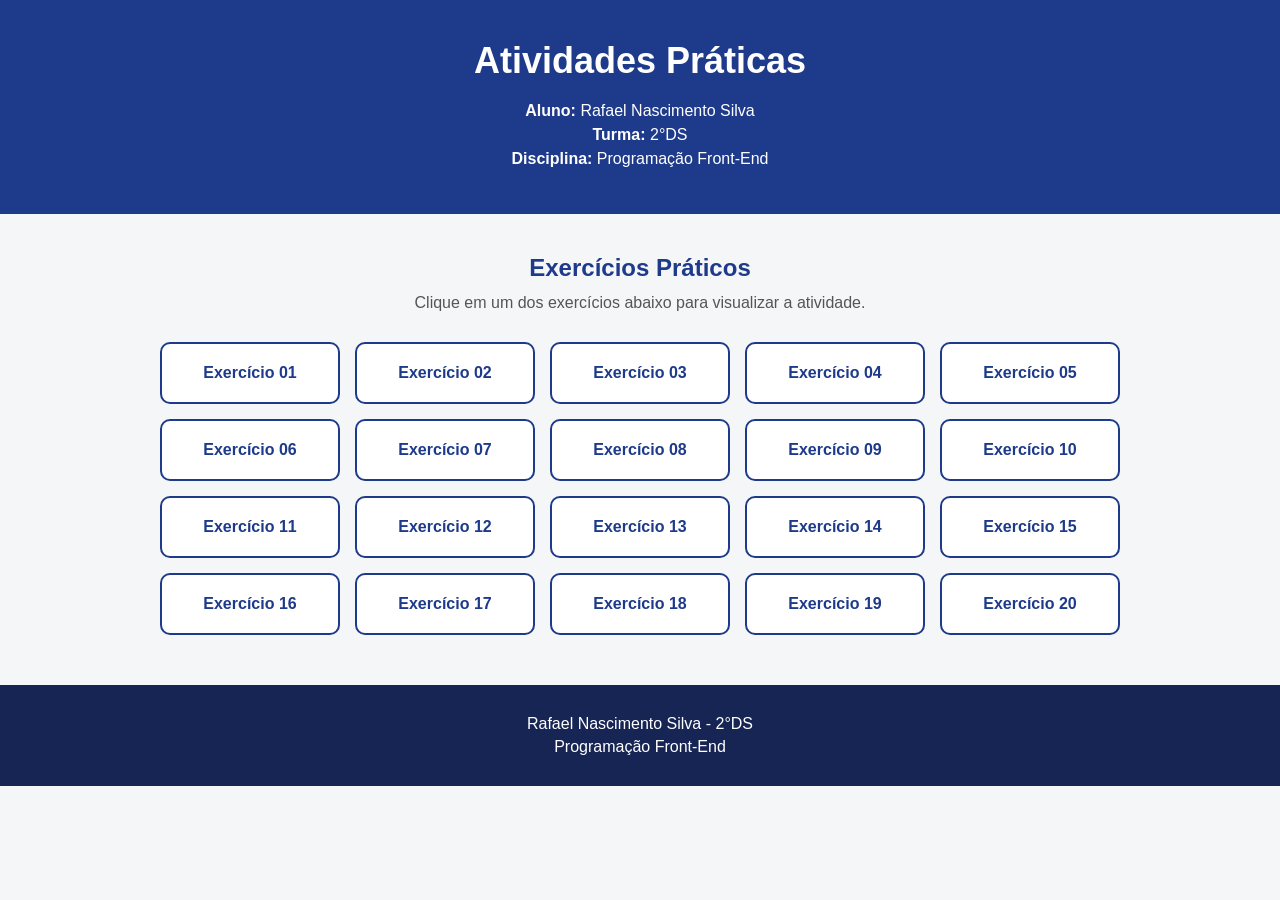
<file: index.html>
<!DOCTYPE html>
<html lang="pt-BR">
<head>
    <meta charset="UTF-8">
    <meta name="viewport" content="width=device-width, initial-scale=1.0">

    <title>Atividades Práticas - Rafael Nascimento Silva</title>

    <link rel="stylesheet" href="estilo.css">
</head>

<body>

    <header>
        <h1>Atividades Práticas</h1>

        <p><strong>Aluno:</strong> Rafael Nascimento Silva</p>
        <p><strong>Turma:</strong> 2°DS</p>
        <p><strong>Disciplina:</strong> Programação Front-End</p>
    </header>

    <main>
        <h2>Exercícios Práticos</h2>

        <p>
            Clique em um dos exercícios abaixo para visualizar
            a atividade.
        </p>

        <div class="exercicios">

            <a href="Exercício%2001/index.html">Exercício 01</a>
            <a href="Exercício%2002/index.html">Exercício 02</a>
            <a href="Exercício%2003/index.html">Exercício 03</a>
            <a href="Exercício%2004/index.html">Exercício 04</a>
            <a href="Exercício%2005/index.html">Exercício 05</a>
            <a href="Exercício%2006/index.html">Exercício 06</a>
            <a href="Exercício%2007/index.html">Exercício 07</a>
            <a href="Exercício%2008/index.html">Exercício 08</a>
            <a href="Exercício%2009/index.html">Exercício 09</a>
            <a href="Exercício%2010/index.html">Exercício 10</a>
            <a href="Exercício%2011/index.html">Exercício 11</a>
            <a href="Exercício%2012/index.html">Exercício 12</a>
            <a href="Exercício%2013/index.html">Exercício 13</a>
            <a href="Exercício%2014/index.html">Exercício 14</a>
            <a href="Exercício%2015/index.html">Exercício 15</a>
            <a href="Exercício%2016/index.html">Exercício 16</a>
            <a href="Exercício%2017/index.html">Exercício 17</a>
            <a href="Exercício%2018/index.html">Exercício 18</a>
            <a href="Exercício%2019/index.html">Exercício 19</a>
            <a href="Exercício%2020/index.html">Exercício 20</a>

        </div>
    </main>

    <footer>
        <p>Rafael Nascimento Silva - 2°DS</p>
        <p>Programação Front-End</p>
    </footer>

</body>
</html>
</file>
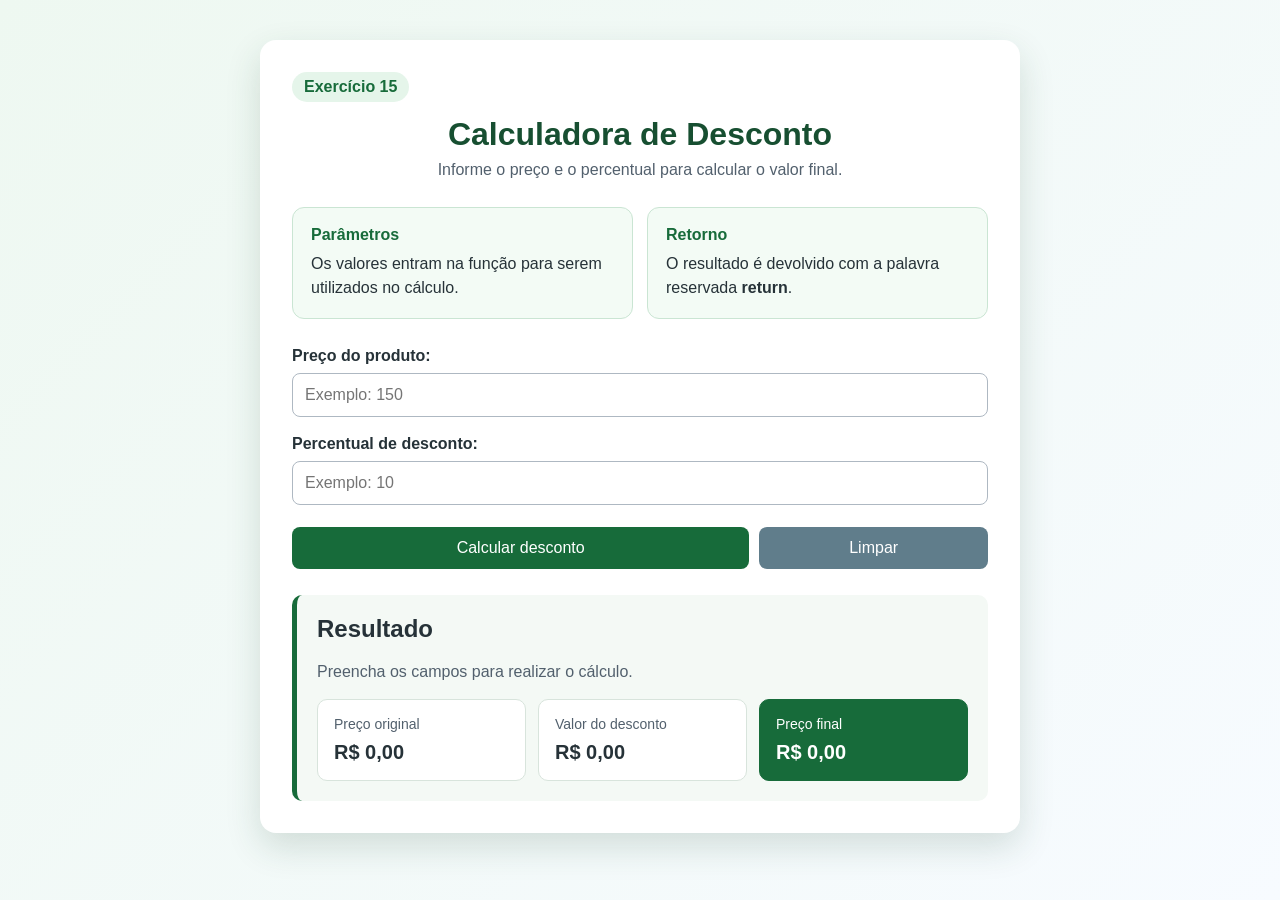
<file: Exercício 15/index.html>
<!DOCTYPE html>
<html lang="pt-BR">
<head>
    <meta charset="UTF-8">
    <meta name="viewport" content="width=device-width, initial-scale=1.0">
    <title>Exercício 15 — Calculadora de Desconto</title>
    <link rel="stylesheet" href="estilo.css">
</head>
<body>
    <main class="container">
        <span class="etiqueta">Exercício 15</span>
        <h1>Calculadora de Desconto</h1>
        <p class="introducao">
            Informe o preço e o percentual para calcular o valor final.
        </p>
 
        <section class="explicacao-funcao">
            <article>
                <span>Parâmetros</span>
                <p>Os valores entram na função para serem utilizados no cálculo.</p>
            </article>
 
            <article>
                <span>Retorno</span>
                <p>O resultado é devolvido com a palavra reservada <strong>return</strong>.</p>
            </article>
        </section>
 
        <label for="preco">Preço do produto:</label>
        <input
            type="number"
            id="preco"
            min="0"
            step="0.01"
            placeholder="Exemplo: 150"
        >
 
        <label for="percentual">Percentual de desconto:</label>
        <input
            type="number"
            id="percentual"
            min="0"
            max="100"
            step="1"
            placeholder="Exemplo: 10"
        >
 
        <div class="botoes">
            <button onclick="mostrarCalculo()">Calcular desconto</button>
            <button class="secundario" onclick="limpar()">Limpar</button>
        </div>
 
        <section class="resultado" aria-live="polite">
            <h2>Resultado</h2>
            <p id="mensagem">Preencha os campos para realizar o cálculo.</p>
 
            <div class="valores">
                <article>
                    <span>Preço original</span>
                    <strong id="precoOriginal">R$ 0,00</strong>
                </article>
 
                <article>
                    <span>Valor do desconto</span>
                    <strong id="valorDesconto">R$ 0,00</strong>
                </article>
 
                <article class="destaque">
                    <span>Preço final</span>
                    <strong id="precoFinal">R$ 0,00</strong>
                </article>
            </div>
        </section>
    </main>
 
    <script src="script.js"></script>
</body>
</html>
</file>
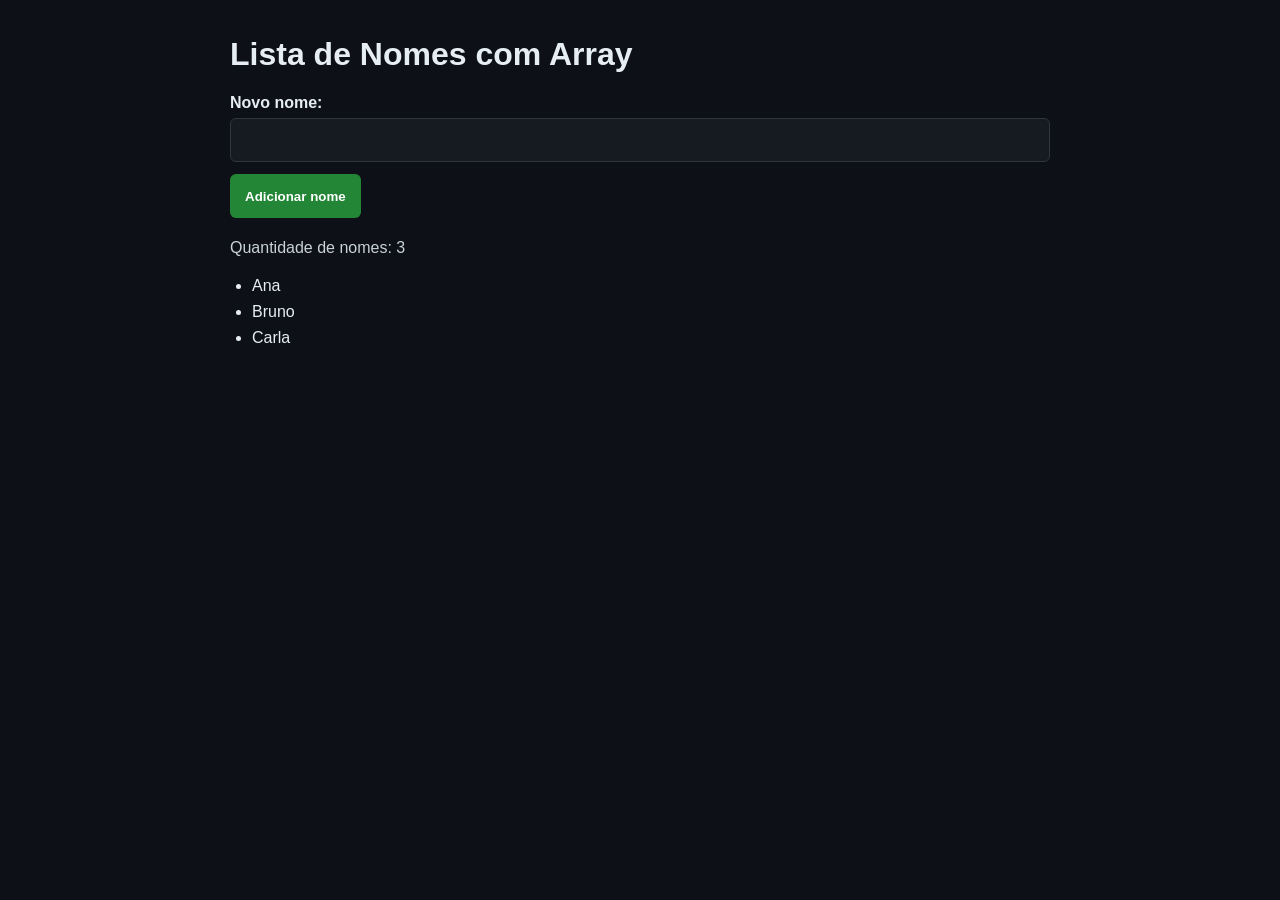
<file: Exercício 16/index.html>
<!DOCTYPE html>
<html lang="pt-BR">
<head>
  <meta charset="UTF-8">
  <meta name="viewport" content="width=device-width, initial-scale=1.0">
  <title>Exercício 16 - Lista de Nomes com Array</title>
  <link rel="stylesheet" href="estilo.css">
  <script src="script.js" defer></script>
</head>
<body>
  <main class="container">
    <h1>Lista de Nomes com Array</h1>
    <label for="nome">Novo nome:</label>
    <input type="text" id="nome">
    <button id="adicionar" type="button">Adicionar nome</button>
    <p id="quantidade" class="resultado">Quantidade de nomes: 3</p>
    <ul id="lista"></ul>
  </main>
</body>
</html>
</file>
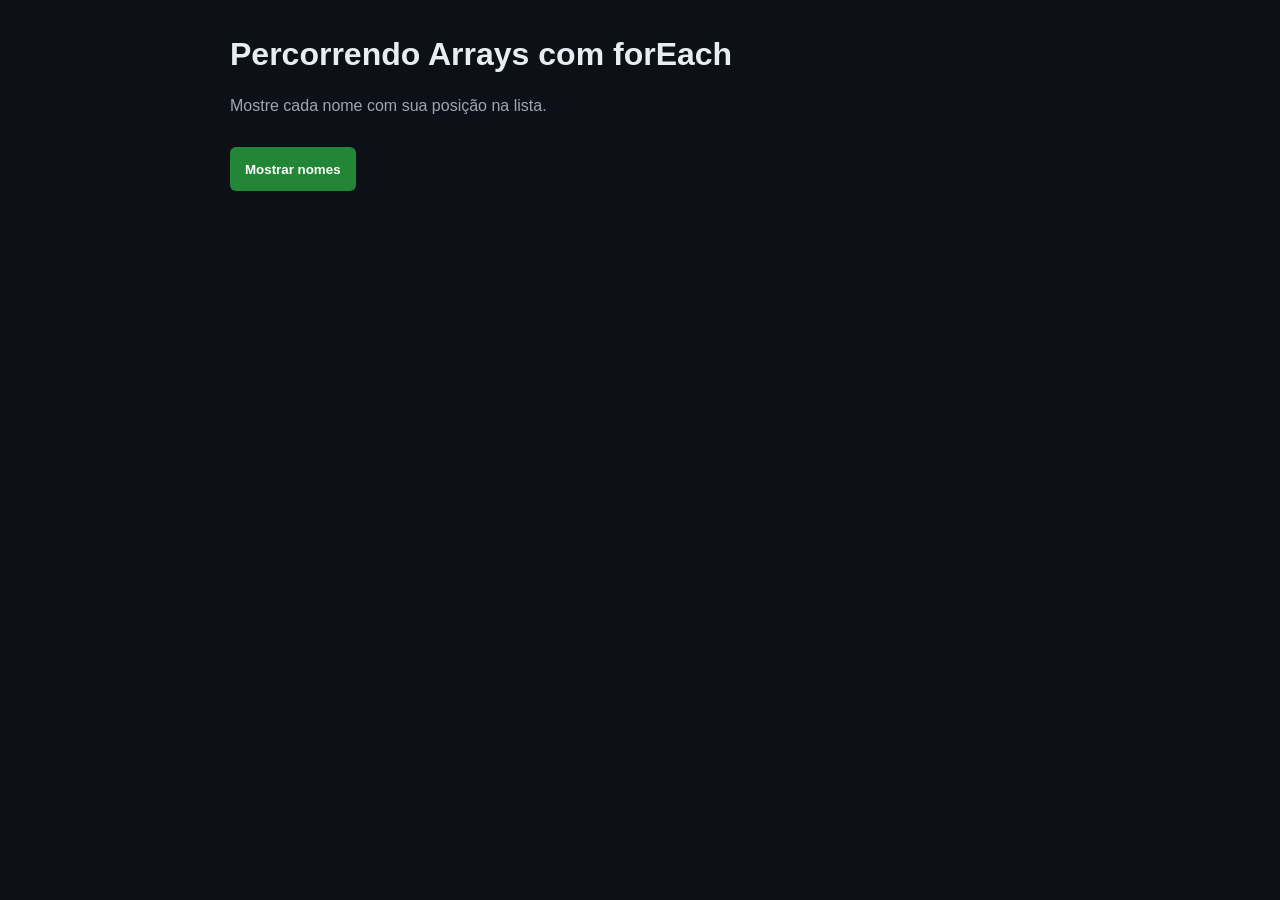
<file: Exercício 17/index.html>
<!DOCTYPE html>
<html lang="pt-BR">
<head>
  <meta charset="UTF-8">
  <meta name="viewport" content="width=device-width, initial-scale=1.0">
  <title>Exercício 17 - Percorrendo Arrays com forEach</title>
  <link rel="stylesheet" href="estilo.css">
  <script src="script.js" defer></script>
</head>
<body>
  <main class="container">
    <h1>Percorrendo Arrays com forEach</h1>
    <p>Mostre cada nome com sua posição na lista.</p>
    <button id="mostrar" type="button">Mostrar nomes</button>
    <ul id="lista"></ul>
  </main>
</body>
</html>
</file>
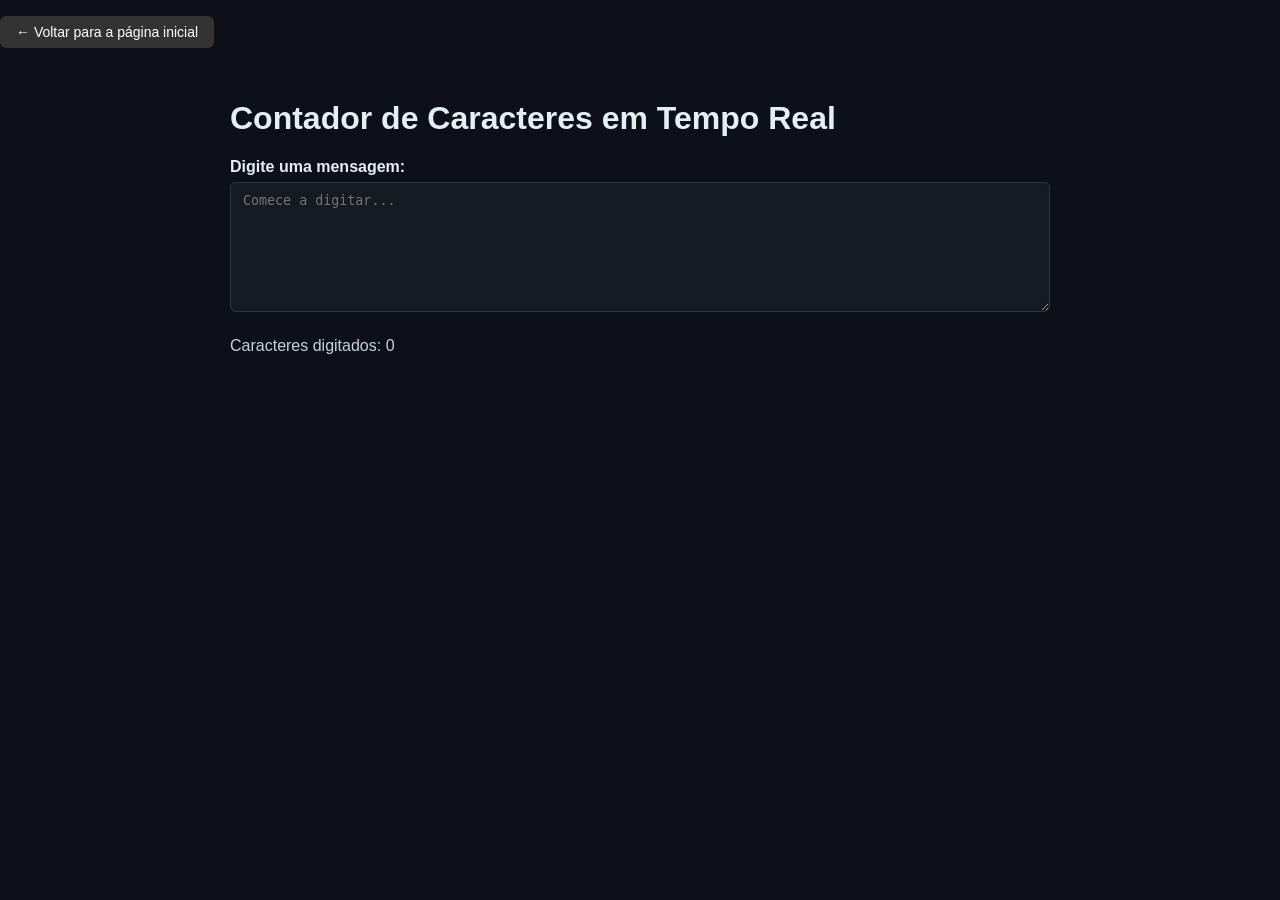
<file: Exercício 18/index.html>
<!DOCTYPE html>
<html lang="pt-BR">
<head>
  <meta charset="UTF-8">
  <meta name="viewport" content="width=device-width, initial-scale=1.0">
  <title>Exercício 18 - Contador de Caracteres em Tempo Real</title>
  <link rel="stylesheet" href="estilo.css">
  <script src="script.js" defer></script>
</head>
<body>
    <a href="../index.html" class="voltar-inicio">&#8592; Voltar para a página inicial</a>

  <main class="container">
    <h1>Contador de Caracteres em Tempo Real</h1>
    <label for="texto">Digite uma mensagem:</label>
    <textarea id="texto" rows="5" placeholder="Comece a digitar..."></textarea>
    <p id="contador" class="resultado">Caracteres digitados: 0</p>
  </main>
</body>
</html>
</file>
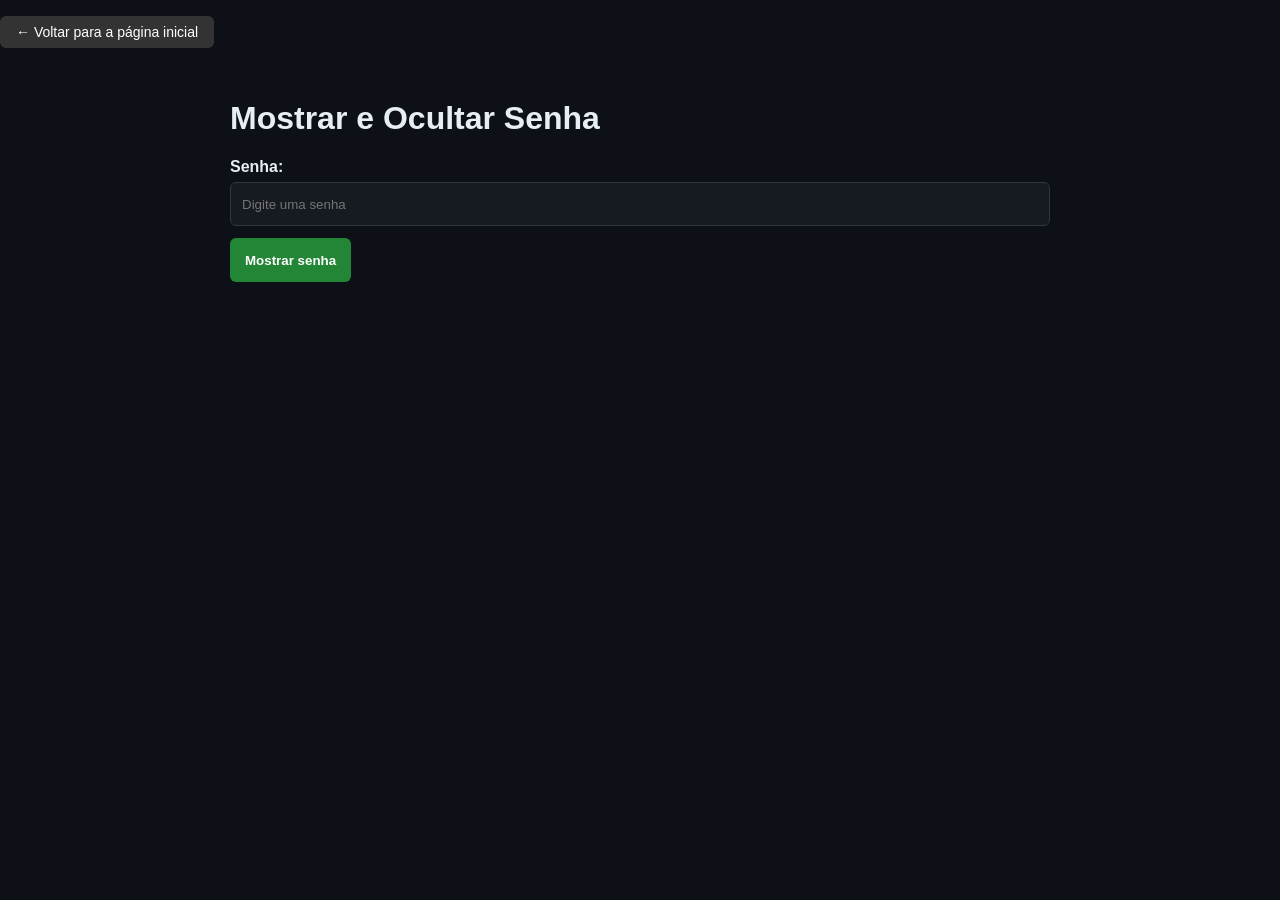
<file: Exercício 19/index.html>
<!DOCTYPE html>
<html lang="pt-BR">
<head>
  <meta charset="UTF-8">
  <meta name="viewport" content="width=device-width, initial-scale=1.0">
  <title>Exercício 19 - Mostrar e Ocultar Senha</title>
  <link rel="stylesheet" href="estilo.css">
  <script src="script.js" defer></script>
</head>
<body>
    <a href="../index.html" class="voltar-inicio">&#8592; Voltar para a página inicial</a>

  <main class="container">
    <h1>Mostrar e Ocultar Senha</h1>
    <label for="senha">Senha:</label>
    <input type="password" id="senha" placeholder="Digite uma senha">
    <button id="alternar" type="button">Mostrar senha</button>
  </main>
</body>
</html>
</file>
<file: estilo.css>
* {
    margin: 0;
    padding: 0;
    box-sizing: border-box;
}

body {
    font-family: Arial, Helvetica, sans-serif;
    background: #f4f6f8;
    color: #222;
    min-height: 100vh;
}

header {
    background: #1e3a8a;
    color: white;
    text-align: center;
    padding: 40px 20px;
}

header h1 {
    font-size: 36px;
    margin-bottom: 20px;
}

header p {
    margin: 6px;
}

main {
    max-width: 1000px;
    margin: 40px auto;
    padding: 0 20px;
    text-align: center;
}

main h2 {
    color: #1e3a8a;
    margin-bottom: 12px;
}

main > p {
    margin-bottom: 30px;
    color: #555;
}

.exercicios {
    display: grid;
    grid-template-columns: repeat(auto-fit, minmax(180px, 1fr));
    gap: 15px;
}

.exercicios a {
    display: block;
    background: white;
    color: #1e3a8a;
    text-decoration: none;
    font-weight: bold;
    padding: 20px;
    border-radius: 10px;
    border: 2px solid #1e3a8a;
    transition: 0.2s;
}

.exercicios a:hover {
    background: #1e3a8a;
    color: white;
    transform: translateY(-3px);
}

footer {
    text-align: center;
    background: #172554;
    color: white;
    padding: 25px;
    margin-top: 50px;
}

footer p {
    margin: 5px;
}
</file>
<file: Exercício 15/estilo.css>
* {
    box-sizing: border-box;
}
 
body {
    min-height: 100vh;
    margin: 0;
    padding: 40px 16px;
    font-family: Arial, sans-serif;
    color: #263238;
    background: linear-gradient(135deg, #eef8f1, #f7fbff);
}
 
.container {
    width: 100%;
    max-width: 760px;
    margin: auto;
    padding: 32px;
    background-color: white;
    border-radius: 16px;
    box-shadow: 0 14px 35px rgba(32, 72, 52, 0.16);
}
 
.etiqueta {
    display: inline-block;
    padding: 6px 12px;
    color: #176b3a;
    background-color: #e5f5ea;
    border-radius: 999px;
    font-weight: bold;
}
 
h1 {
    margin: 14px 0 8px;
    color: #174f31;
    text-align: center;
}
 
.introducao {
    margin: 0;
    color: #52606d;
    text-align: center;
}
 
.explicacao-funcao {
    display: grid;
    grid-template-columns: repeat(2, 1fr);
    gap: 14px;
    margin: 28px 0;
}
 
.explicacao-funcao article {
    padding: 18px;
    border: 1px solid #cae5d3;
    border-radius: 12px;
    background-color: #f3fbf5;
}
 
.explicacao-funcao span {
    color: #176b3a;
    font-weight: bold;
}
 
.explicacao-funcao p {
    margin: 8px 0 0;
    line-height: 1.5;
}
 
label {
    display: block;
    margin-top: 18px;
    font-weight: bold;
}
 
input {
    width: 100%;
    margin-top: 8px;
    padding: 12px;
    border: 1px solid #aeb8c2;
    border-radius: 8px;
    font-size: 16px;
}
 
input:focus {
    border-color: #176b3a;
    outline: 3px solid rgba(23, 107, 58, 0.15);
}
 
.botoes {
    display: grid;
    grid-template-columns: 2fr 1fr;
    gap: 10px;
    margin-top: 22px;
}
 
button {
    padding: 12px 14px;
    border: none;
    border-radius: 8px;
    color: white;
    background-color: #176b3a;
    font-size: 16px;
    cursor: pointer;
}
 
button:hover {
    background-color: #10522c;
}
 
button.secundario {
    background-color: #607d8b;
}
 
button.secundario:hover {
    background-color: #455a64;
}
 
.resultado {
    margin-top: 26px;
    padding: 20px;
    border-left: 5px solid #176b3a;
    border-radius: 10px;
    background-color: #f4f9f5;
}
 
.resultado h2 {
    margin-top: 0;
}
 
#mensagem {
    color: #52606d;
}
 
.valores {
    display: grid;
    grid-template-columns: repeat(3, 1fr);
    gap: 12px;
    margin-top: 18px;
}
 
.valores article {
    padding: 16px;
    border: 1px solid #d8e4dc;
    border-radius: 10px;
    background-color: white;
}
 
.valores span {
    display: block;
    margin-bottom: 9px;
    color: #52606d;
    font-size: 14px;
}
 
.valores strong {
    color: #263238;
    font-size: 20px;
}
 
.valores .destaque {
    color: white;
    background-color: #176b3a;
    border-color: #176b3a;
}
 
.valores .destaque span,
.valores .destaque strong {
    color: white;
}
 
@media (max-width: 680px) {
    body {
        padding: 20px 12px;
    }
 
    .container {
        padding: 22px;
    }
 
    .explicacao-funcao,
    .valores,
    .botoes {
        grid-template-columns: 1fr;
    }
}
</file>
<file: Exercício 16/estilo.css>
* {
  box-sizing: border-box;
}

body {
  margin: 0;
  min-height: 100vh;
  font-family: Arial, Helvetica, sans-serif;
  background: #0d1117;
  color: #e6edf3;
}

main {
  width: min(820px, 92%);
  margin: 0 auto;
  padding: 36px 0;
}

h1 { margin-top: 0; }
p { color: #9da7b3; line-height: 1.55; }

label { display: block; margin: 14px 0 6px; font-weight: bold; }
input { width: 100%; min-height: 44px; padding: 9px 11px; border: 1px solid #30363d; background: #161b22; color: #e6edf3; border-radius: 6px; }
button { min-height: 44px; margin-top: 12px; padding: 9px 15px; border: 0; background: #238636; color: #ffffff; border-radius: 6px; cursor: pointer; font-weight: bold; }
ul { padding-left: 22px; }
li { margin: 8px 0; }
.resultado { min-height: 24px; margin-top: 18px; color: #c9d1d9; }

@media (max-width: 620px) {
  main { padding-top: 20px; }
}
</file>
<file: Exercício 17/estilo.css>
* {
  box-sizing: border-box;
}

body {
  margin: 0;
  min-height: 100vh;
  font-family: Arial, Helvetica, sans-serif;
  background: #0d1117;
  color: #e6edf3;
}

main {
  width: min(820px, 92%);
  margin: 0 auto;
  padding: 36px 0;
}

h1 { margin-top: 0; }
p { color: #9da7b3; line-height: 1.55; }

button { min-height: 44px; margin-top: 12px; padding: 9px 15px; border: 0; background: #238636; color: #ffffff; border-radius: 6px; cursor: pointer; font-weight: bold; }
ul { padding-left: 22px; }
li { margin: 8px 0; }

@media (max-width: 620px) {
  main { padding-top: 20px; }
}
</file>
<file: Exercício 18/estilo.css>
* {
  box-sizing: border-box;
}

body {
  margin: 0;
  min-height: 100vh;
  font-family: Arial, Helvetica, sans-serif;
  background: #0d1117;
  color: #e6edf3;
}

main {
  width: min(820px, 92%);
  margin: 0 auto;
  padding: 36px 0;
}

h1 { margin-top: 0; }
p { color: #9da7b3; line-height: 1.55; }

label { display: block; margin: 14px 0 6px; font-weight: bold; }
textarea { width: 100%; min-height: 130px; padding: 10px 12px; border: 1px solid #30363d; background: #161b22; color: #e6edf3; border-radius: 6px; }
.resultado { min-height: 24px; margin-top: 18px; color: #c9d1d9; }

@media (max-width: 620px) {
  main { padding-top: 20px; }
}

/* Botão de voltar - injetado automaticamente */
.voltar-inicio {
    display: inline-block;
    margin: 16px 0;
    padding: 8px 16px;
    background-color: #333;
    color: #fff;
    text-decoration: none;
    border-radius: 6px;
    font-family: Arial, sans-serif;
    font-size: 14px;
}
.voltar-inicio:hover {
    background-color: #555;
}
</file>
<file: Exercício 19/estilo.css>
* {
  box-sizing: border-box;
}

body {
  margin: 0;
  min-height: 100vh;
  font-family: Arial, Helvetica, sans-serif;
  background: #0d1117;
  color: #e6edf3;
}

main {
  width: min(820px, 92%);
  margin: 0 auto;
  padding: 36px 0;
}

h1 { margin-top: 0; }

label { display: block; margin: 14px 0 6px; font-weight: bold; }
input { width: 100%; min-height: 44px; padding: 9px 11px; border: 1px solid #30363d; background: #161b22; color: #e6edf3; border-radius: 6px; }
button { min-height: 44px; margin-top: 12px; padding: 9px 15px; border: 0; background: #238636; color: #ffffff; border-radius: 6px; cursor: pointer; font-weight: bold; }

@media (max-width: 620px) {
  main { padding-top: 20px; }
}

/* Botão de voltar - injetado automaticamente */
.voltar-inicio {
    display: inline-block;
    margin: 16px 0;
    padding: 8px 16px;
    background-color: #333;
    color: #fff;
    text-decoration: none;
    border-radius: 6px;
    font-family: Arial, sans-serif;
    font-size: 14px;
}
.voltar-inicio:hover {
    background-color: #555;
}
</file>
